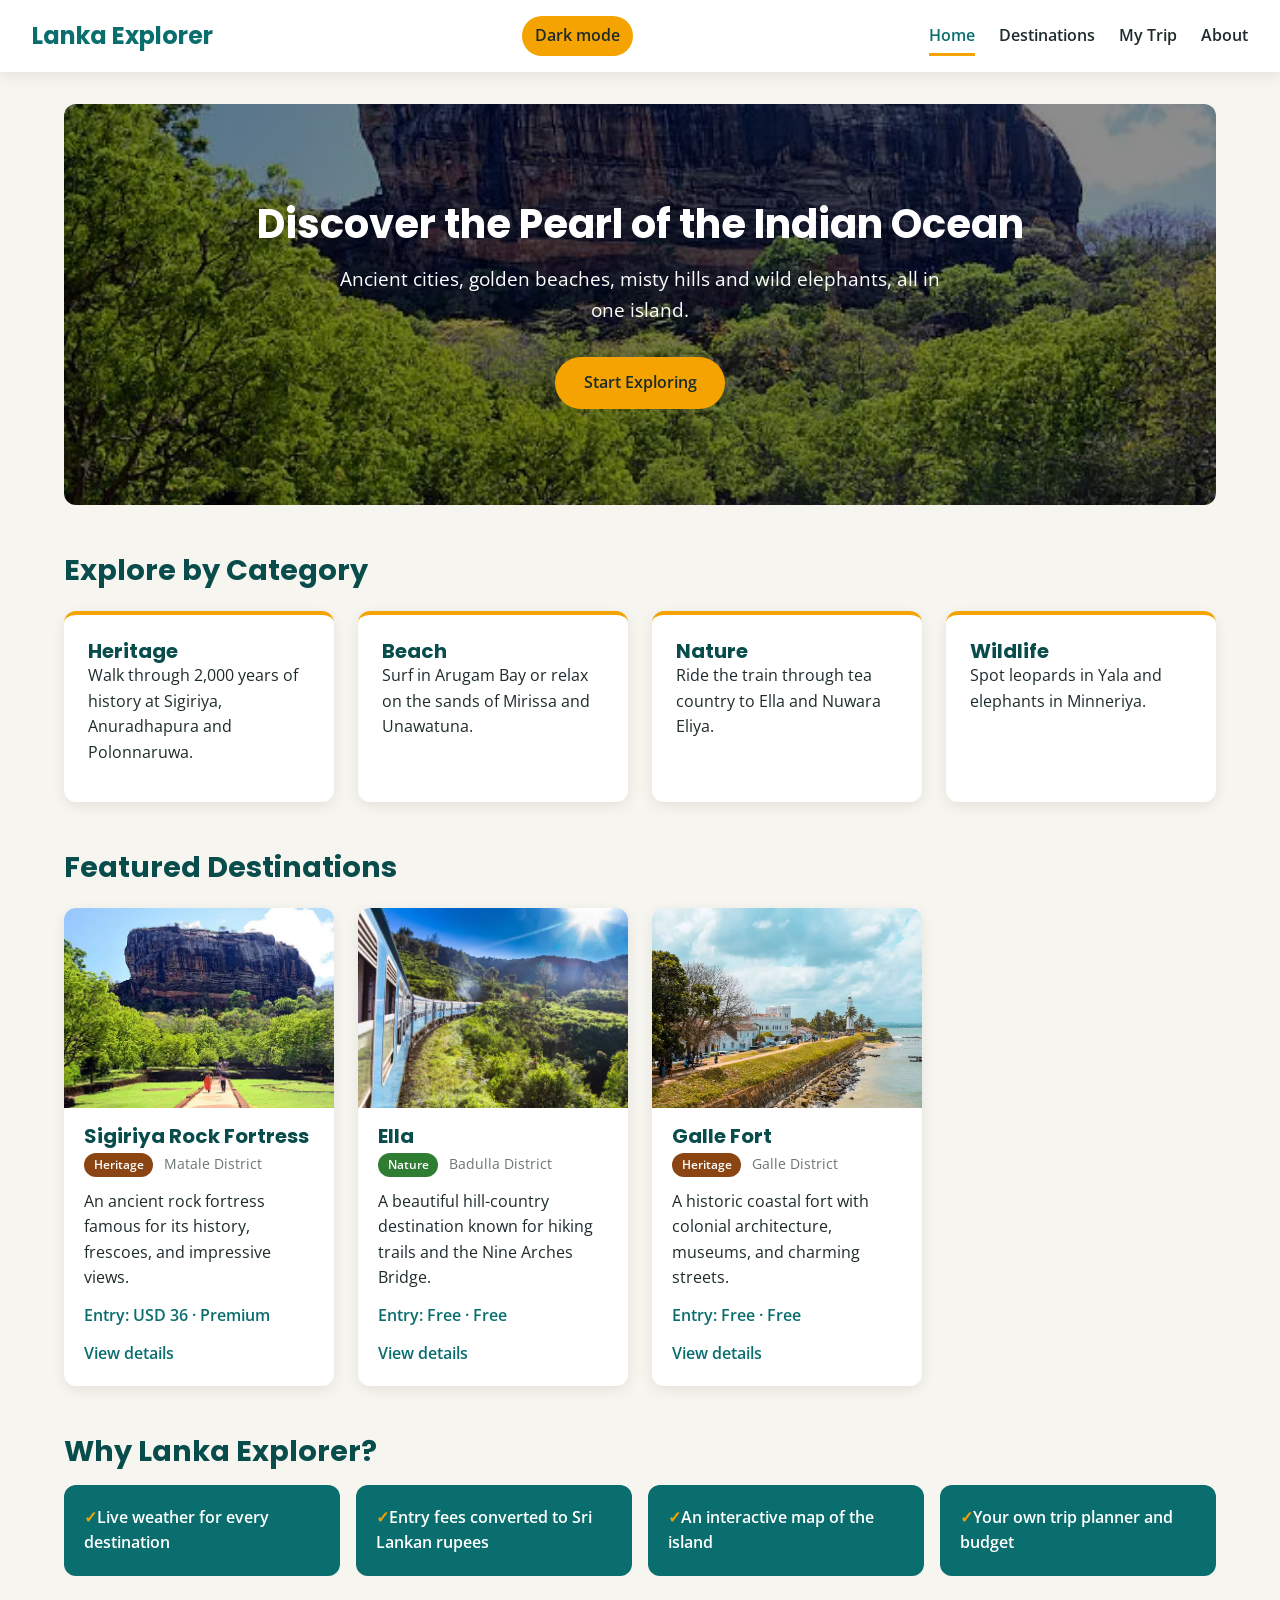
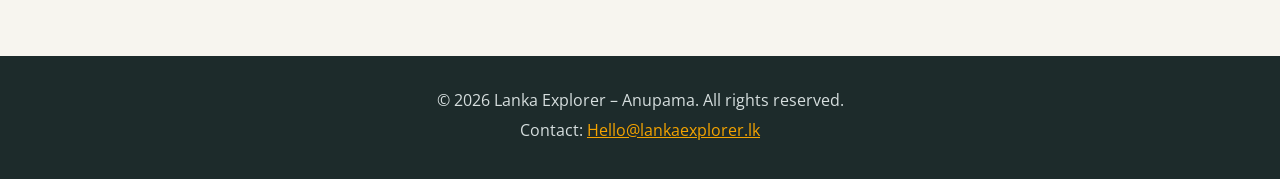
<file: index.html>
<!DOCTYPE html>
<html lang="en">
<head>
  <meta charset="UTF-8">
  <meta name="viewport" content="width=device-width, initial-scale=1.0">
  <meta name="description" content="Lanka Explorer helps travellers discover and plan trips around Sri Lanka.">
  <title>Lanka Explorer | Home</title>
   <!-- Google Fonts -->
    <link rel="preconnect" href="https://fonts.googleapis.com">
    <link rel="preconnect" href="https://fonts.gstatic.com" crossorigin>
    <link href="https://fonts.googleapis.com/css2?family=Open+Sans:wght@400;600&family=Poppins:wght@600;700&display=swap" rel="stylesheet">

   <!-- Main stylesheet -->
    <link rel="stylesheet" href="css/style.css">
</head>
<body>

  <header>
    <a href="index.html" class="logo">Lanka Explorer</a>
    <button class="menu-toggle" type="button"
            aria-label="Open menu" aria-expanded="false">&#9776;</button>
    <button id="theme-toggle" type="button" class="theme-toggle">Dark mode</button>
    <nav>
      <ul>
        <li><a href="index.html" class="active">Home</a></li>
        <li><a href="destinations.html">Destinations</a></li>
        <li><a href="trip.html">My Trip</a></li>
        <li><a href="about.html">About</a></li>
      </ul>
    </nav>
  </header>

  <main>
    <!-- Hero banner -->
    <section id="hero">
      <h1>Discover the Pearl of the Indian Ocean</h1>
      <p>Ancient cities, golden beaches, misty hills and wild elephants, all in one island.</p>
      <a href="destinations.html" class="btn">Start Exploring</a>
    </section>

    <!-- Category highlights -->
    <section id="categories">
      <h2>Explore by Category</h2>
      <article>
        <h3>Heritage</h3>
        <p>Walk through 2,000 years of history at Sigiriya, Anuradhapura and Polonnaruwa.</p>
      </article>
      <article>
        <h3>Beach</h3>
        <p>Surf in Arugam Bay or relax on the sands of Mirissa and Unawatuna.</p>
      </article>
      <article>
        <h3>Nature</h3>
        <p>Ride the train through tea country to Ella and Nuwara Eliya.</p>
      </article>
      <article>
        <h3>Wildlife</h3>
        <p>Spot leopards in Yala and elephants in Minneriya.</p>
      </article>
    </section>

    <!-- Featured destinations (will be generated by JavaScript in Week 03) -->
    <section id="featured">
      <h2>Featured Destinations</h2>
      
    </section>

    <!-- Why travel with us -->
    <section id="why-us">
      <h2>Why Lanka Explorer?</h2>
      <ul>
        <li>Live weather for every destination</li>
        <li>Entry fees converted to Sri Lankan rupees</li>
        <li>An interactive map of the island</li>
        <li>Your own trip planner and budget</li>
      </ul>
    </section>
  </main>

  <footer>
    <p>&copy; 2026 Lanka Explorer – Anupama. All rights reserved.</p>
    <p>Contact: <a href="mailto:hello@lankaexplorer.lk">Hello@lankaexplorer.lk</a></p>
  </footer>

  <script src="js/app.js"></script>
</body>
</html>
</file>
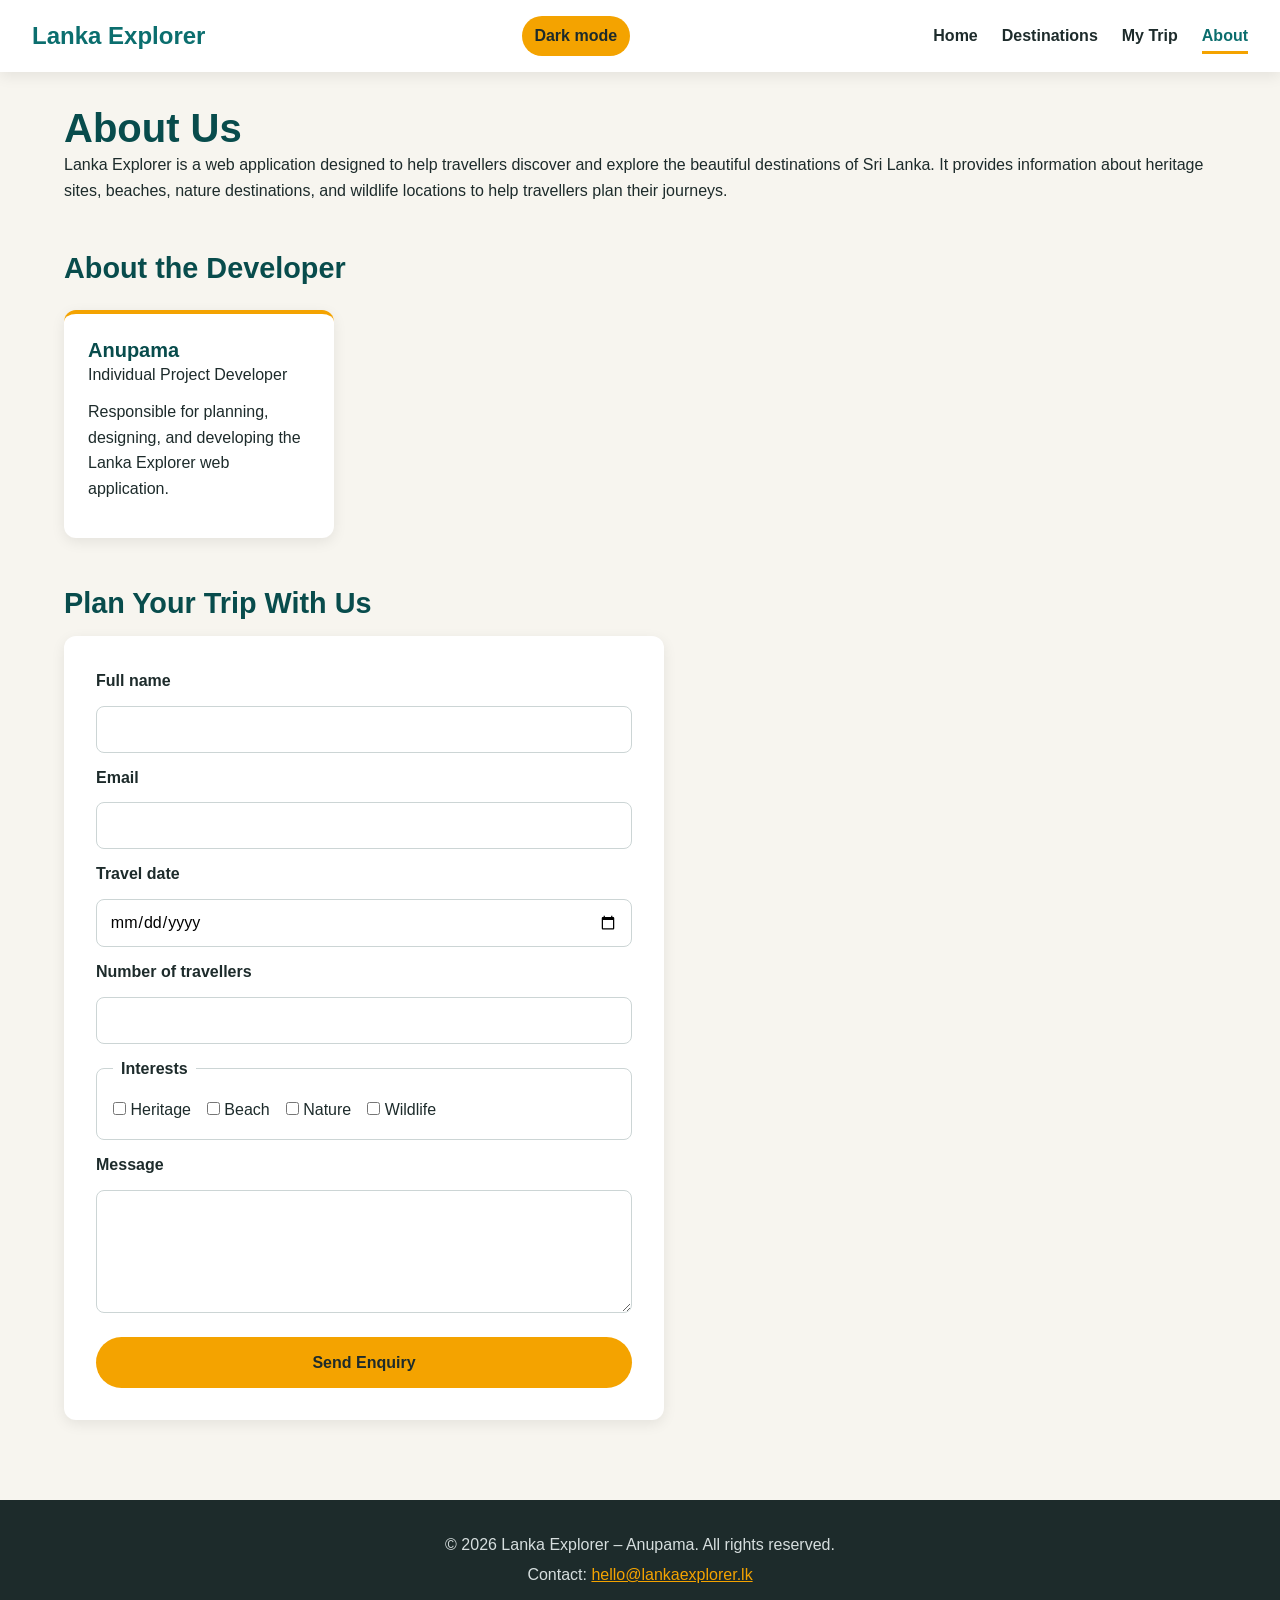
<file: about.html>
<!DOCTYPE html>
<html lang="en">
<head>
  <meta charset="UTF-8">
  <meta name="viewport" content="width=device-width, initial-scale=1.0">
  <meta name="description" content="Learn about Lanka Explorer and plan your Sri Lankan journey.">
  <title>Lanka Explorer | About</title>
  <link rel="stylesheet" href="css/style.css">
</head>
<body>

  <header>
    <a href="index.html" class="logo">Lanka Explorer</a>
    <button class="menu-toggle" type="button"
            aria-label="Open menu" aria-expanded="false">&#9776;</button>

    <button id="theme-toggle" type="button" class="theme-toggle">Dark mode</button>
    <nav>
      <ul>
        <li><a href="index.html">Home</a></li>
        <li><a href="destinations.html">Destinations</a></li>
        <li><a href="trip.html">My Trip</a></li>
        <li><a href="about.html" class="active">About</a></li>
      </ul>
    </nav>
  </header>

  <main>
    <section>
      <h1>About Us</h1>
      <p>
        Lanka Explorer is a web application designed to help travellers
        discover and explore the beautiful destinations of Sri Lanka.
        It provides information about heritage sites, beaches, nature
        destinations, and wildlife locations to help travellers plan their journeys.
      </p>
    </section>

    <section id="team">
      <h2>About the Developer</h2>

      <article>
        <h3>Anupama</h3>
        <p>Individual Project Developer</p>
    <p>
      Responsible for planning, designing, and developing
      the Lanka Explorer web application.
    </p>
      </article>
    </section>

    <section id="enquiry">
      <h2>Plan Your Trip With Us</h2>

      <form id="enquiry-form" novalidate>
        <label for="name">Full name</label>
        <input type="text" id="name" name="name" required>

        <label for="email">Email</label>
        <input type="email" id="email" name="email" required>

        <label for="date">Travel date</label>
        <input type="date" id="date" name="date">

        <label for="people">Number of travellers</label>
        <input type="number" id="people" name="people" min="1" max="20">

        <fieldset>
          <legend>Interests</legend>

          <label>
            <input type="checkbox" name="interest" value="Heritage">
            Heritage
          </label>

          <label>
            <input type="checkbox" name="interest" value="Beach">
            Beach
          </label>

          <label>
            <input type="checkbox" name="interest" value="Nature">
            Nature
          </label>

          <label>
            <input type="checkbox" name="interest" value="Wildlife">
            Wildlife
          </label>
        </fieldset>

        <label for="message">Message</label>
        <textarea id="message" name="message" rows="4"></textarea>
        <div id="form-message" role="status"></div>
        <button type="submit">Send Enquiry</button>
      </form>
    </section>
  </main>

  <footer>
    <p>&copy; 2026 Lanka Explorer – Anupama. All rights reserved.</p>
    <p>Contact: <a href="mailto:hello@lankaexplorer.lk">hello@lankaexplorer.lk</a></p>
  </footer>

  <script src="js/app.js"></script>
</body>
</html>
</file>
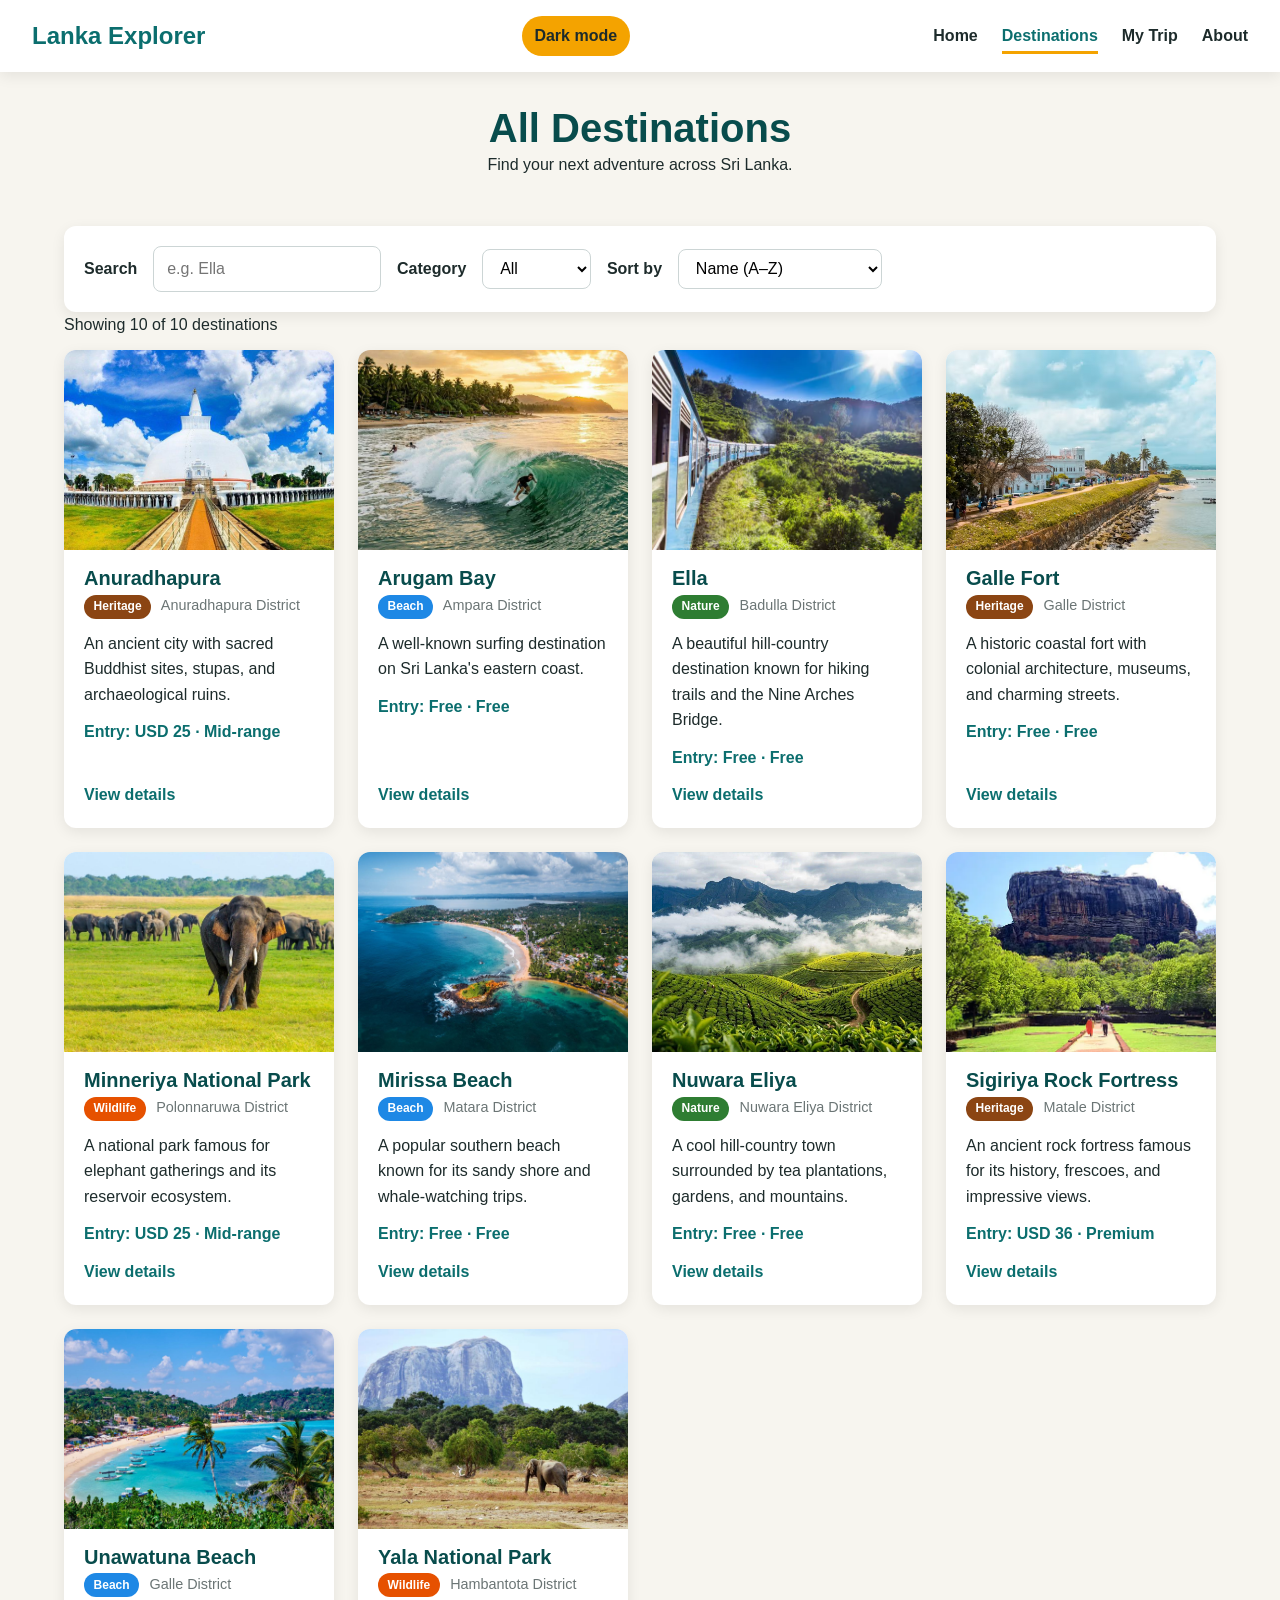
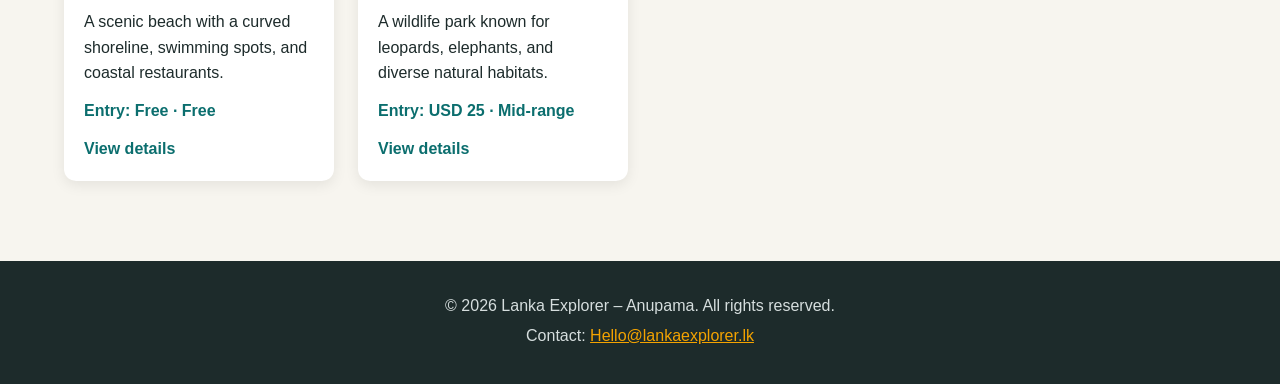
<file: destinations.html>
<!DOCTYPE html>
<html lang="en">
<head>
  <meta charset="UTF-8">
  <meta name="viewport" content="width=device-width, initial-scale=1.0">
  <meta name="description" content="Lanka Explorer helps travellers discover and plan trips around Sri Lanka.">
  <title>Lanka Explorer | Destinations</title>
  <link rel="stylesheet" href="css/style.css">
</head>
<body>

  <header>
    <a href="index.html" class="logo">Lanka Explorer</a>

    <button class="menu-toggle" type="button"
            aria-label="Open menu" aria-expanded="false">&#9776;</button>

    <button id="theme-toggle" type="button" class="theme-toggle">Dark mode</button>
    <nav>
      <ul>
        <li><a href="index.html">Home</a></li>
        <li><a href="destinations.html" class="active">Destinations</a></li>
        <li><a href="trip.html">My Trip</a></li>
        <li><a href="about.html">About</a></li>
      </ul>
    </nav>
  </header>

  <main>
    <section id="page-title">
      <h1>All Destinations</h1>
      <p>Find your next adventure across Sri Lanka.</p>
    </section>

    <div id="controls">
      <label for="search">Search</label>
      <input type="search" id="search" placeholder="e.g. Ella">

      <label for="category">Category</label>
      <select id="category">
        <option value="all">All</option>
        <option value="Heritage">Heritage</option>
        <option value="Beach">Beach</option>
        <option value="Nature">Nature</option>
        <option value="Wildlife">Wildlife</option>
      </select>

      <label for="sort">Sort by</label>
      <select id="sort">
        <option value="name">Name (A–Z)</option>
        <option value="fee-low">Entry fee (low to high)</option>
        <option value="fee-high">Entry fee (high to low)</option>
      </select>
    </div>

    <p id="result-count"></p>

    <section id="destination-list">
      <p class="no-results">Loading destinations...</p>
    </section>
  </main>

  <footer>
    <p>&copy; 2026 Lanka Explorer – Anupama. All rights reserved.</p>
    <p>Contact: <a href="mailto:hello@lankaexplorer.lk">Hello@lankaexplorer.lk</a></p>
  </footer>

  <script src="js/app.js"></script>
</body>
</html>
</file>
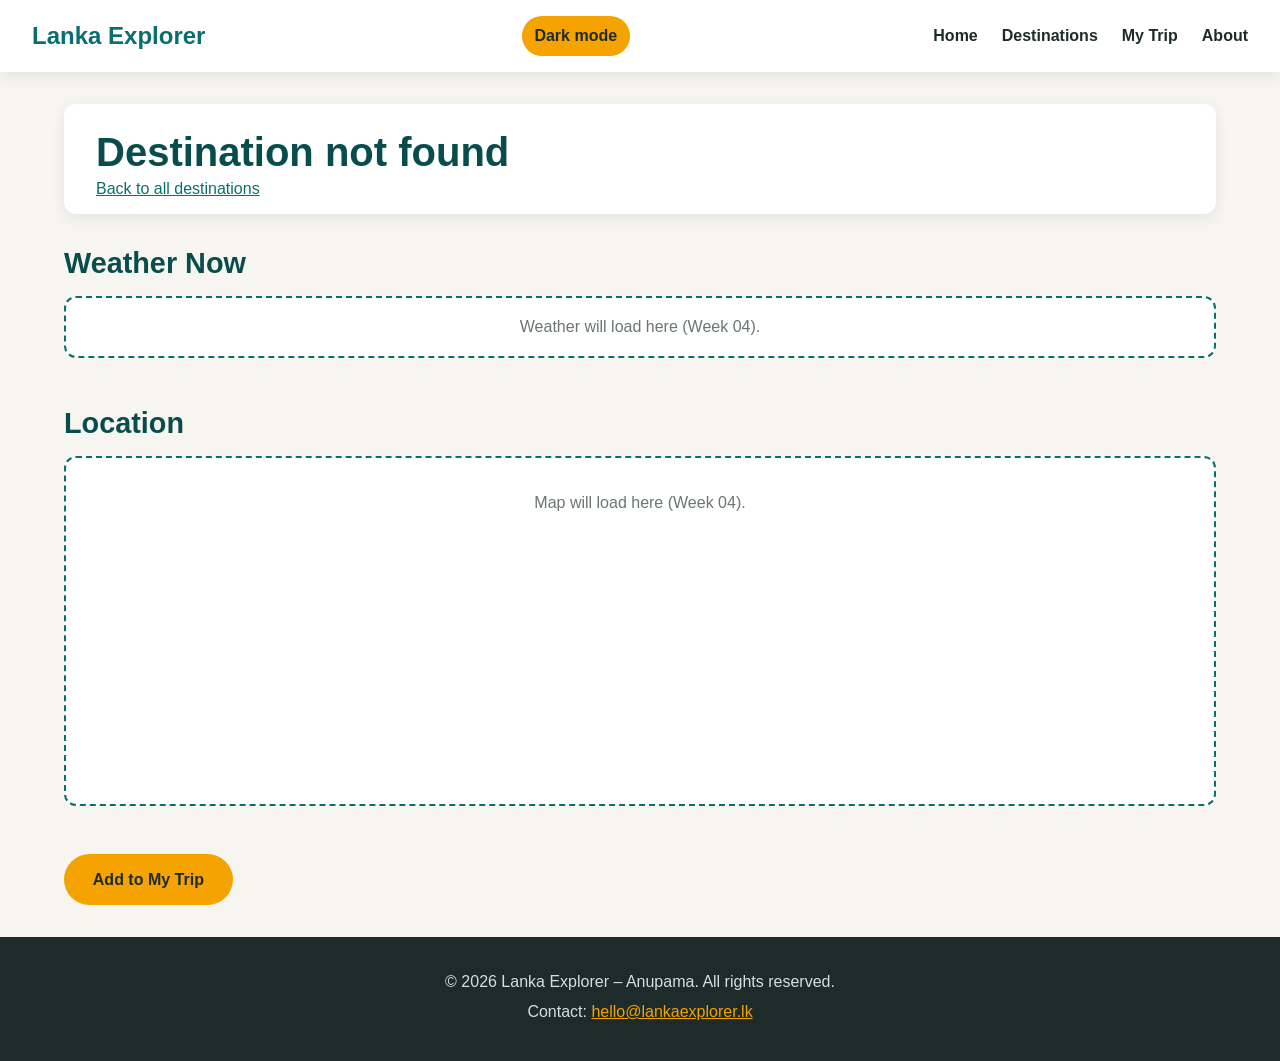
<file: details.html>
<!DOCTYPE html>
<html lang="en">
<head>
  <meta charset="UTF-8">
  <meta name="viewport" content="width=device-width, initial-scale=1.0">
  <meta name="description" content="Discover Sigiriya Rock Fortress with Lanka Explorer.">
  <title>Lanka Explorer | Destination Details</title>
  <link rel="stylesheet" href="css/style.css">
</head>
<body>

  <header>
    <a href="index.html" class="logo">Lanka Explorer</a>
   <button class="menu-toggle" type="button"
            aria-label="Open menu" aria-expanded="false">&#9776;</button>
    <button id="theme-toggle" type="button" class="theme-toggle">Dark mode</button>
    <nav>
      <ul>
        <li><a href="index.html">Home</a></li>
        <li><a href="destinations.html">Destinations</a></li>
        <li><a href="trip.html">My Trip</a></li>
        <li><a href="about.html">About</a></li>
      </ul>
    </nav>
  </header>

  <main>
   <article id="destination">
  <p class="no-results">Loading destination...</p>
</article>

    <section>
      <h2>Weather Now</h2>
      <div id="weather">
        Weather will load here (Week 04).
      </div>
    </section>

    <section>
      <h2>Location</h2>
      <div id="map">
        Map will load here (Week 04).
      </div>
    </section>

    <button id="add-to-trip" type="button">
      Add to My Trip
    </button>
  </main>

  <footer>
    <p>&copy; 2026 Lanka Explorer – Anupama. All rights reserved.</p>
    <p>
      Contact:
      <a href="mailto:hello@lankaexplorer.lk">
        hello@lankaexplorer.lk
      </a>
    </p>
  </footer>

  <script src="js/app.js"></script>
</body>
</html>
</file>
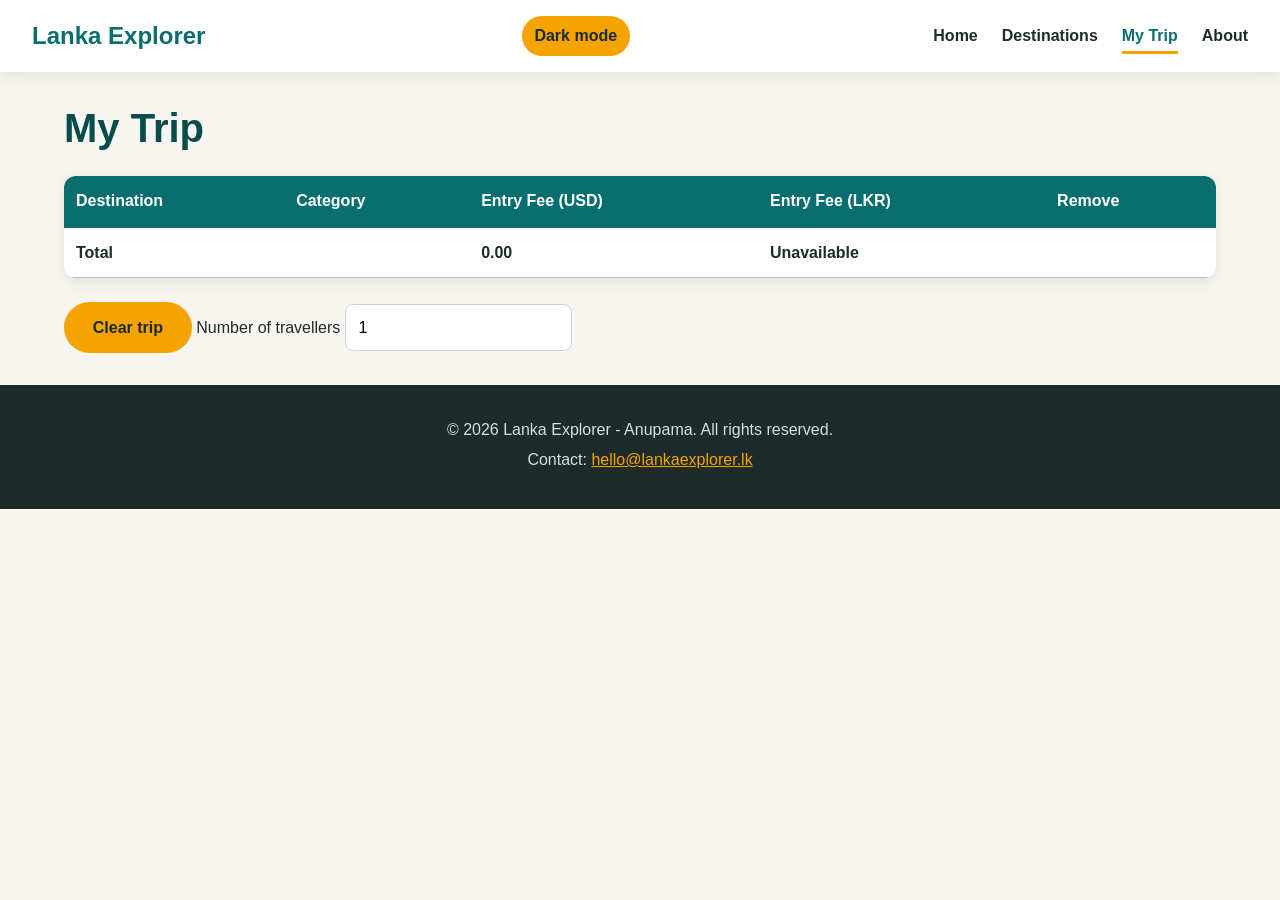
<file: trip.html>
<!DOCTYPE html>
<html lang="en">
<head>
  <meta charset="UTF-8">
  <meta name="viewport" content="width=device-width, initial-scale=1.0">
  <meta name="description" content="Plan your Sri Lankan journey with Lanka Explorer.">
  <title>Lanka Explorer | My Trip</title>
  <link rel="stylesheet" href="css/style.css">
</head>
<body>

  <header>
    <a href="index.html" class="logo">Lanka Explorer</a>
    <button class="menu-toggle" type="button"
            aria-label="Open menu" aria-expanded="false">&#9776;</button>

    <button id="theme-toggle" type="button" class="theme-toggle">Dark mode</button>
    <nav>
      <ul>
        <li><a href="index.html">Home</a></li>
        <li><a href="destinations.html">Destinations</a></li>
        <li><a href="trip.html" class="active">My Trip</a></li>
        <li><a href="about.html">About</a></li>
      </ul>
    </nav>
  </header>

  <main>
    <h1>My Trip</h1>

    <table id="trip-table">
      <thead>
        <tr>
          <th>Destination</th>
          <th>Category</th>
          <th>Entry Fee (USD)</th>
          <th>Entry Fee (LKR)</th>
          <th>Remove</th>
        </tr>
      </thead>

      <tbody>
        <!-- Rows will be added by JavaScript in Week 05 -->
      </tbody>

      <tfoot>
        <tr>
          <td colspan="2">Total</td>
          <td id="total-usd">0</td>
          <td id="total-lkr">0</td>
          <td></td>
        </tr>
      </tfoot>
    </table>
    <button id="clear-trip" type="button">Clear trip</button>

    <label for="travellers">Number of travellers</label>
    <input type="number" id="travellers" min="1" value="1">

  </main>

  <footer>
    <p>&copy; 2026 Lanka Explorer - Anupama. All rights reserved.</p>
    <p>Contact: <a href="mailto:hello@lankaexplorer.lk">hello@lankaexplorer.lk</a></p>
  </footer>

  <script src="js/app.js"></script>
</body>
</html>
</file>
<file: css/style.css>
/* ===== 1. THEME VARIABLES ===== */
:root {
  --primary: #0b6e6e;       /* ocean teal */
  --primary-dark: #084c4c;
  --accent: #f4a300;        /* saffron gold */
  --dark: #1d2b2b;
  --light: #f7f5ef;         /* sand */
  --white: #ffffff;
  --grey: #6b7575;
  --radius: 12px;
  --shadow: 0 4px 14px rgba(0, 0, 0, 0.08);
  --max-width: 1200px;
}

/* ===== 2. RESET ===== */
*,
*::before,
*::after {
  box-sizing: border-box;
  margin: 0;
  padding: 0;
}

/* ===== 3. BASE STYLES ===== */
html {
  scroll-behavior: smooth;
}

body {
  font-family: 'Open Sans', sans-serif;
  color: var(--dark);
  background: var(--light);
  line-height: 1.6;
}

h1, h2, h3 {
  font-family: 'Poppins', sans-serif;
  color: var(--primary-dark);
  line-height: 1.2;
}

h1 { font-size: 2.5rem; }
h2 { font-size: 1.8rem; margin-bottom: 1rem; }
h3 { font-size: 1.25rem; }

p { margin-bottom: 0.75rem; }

a { color: var(--primary); }

img {
  max-width: 100%;
  display: block;
}

main {
  max-width: var(--max-width);
  margin: 0 auto;
  padding: 2rem 1.5rem;
}

section {
  margin-bottom: 3rem;
}
/* ===== 4. HEADER & NAVIGATION ===== */
header {
  display: flex;
  justify-content: space-between;
  align-items: center;
  padding: 1rem 2rem;
  background: var(--white);
  box-shadow: var(--shadow);
  position: sticky;
  top: 0;
  z-index: 100;
}

.logo {
  font-family: 'Poppins', sans-serif;
  font-size: 1.5rem;
  font-weight: 700;
  color: var(--primary);
  text-decoration: none;
}

nav ul {
  list-style: none;
  display: flex;
  gap: 1.5rem;
}

nav a {
  color: var(--dark);
  font-weight: 600;
  text-decoration: none;
  padding: 0.4rem 0;
  border-bottom: 3px solid transparent;
}

nav a:hover,
nav a.active {
  color: var(--primary);
  border-bottom-color: var(--accent);
}

.menu-toggle {
  display: none;   /* hidden on large screens; shown in Task 6 */
}
/* ===== 5. HERO & BUTTONS ===== */
#hero {
    background:
        linear-gradient(rgba(0, 0, 0, 0.45), rgba(0, 0, 0, 0.45)),
        url('../images/sigiriya.jpg') center / cover no-repeat;
    color: var(--white);
    text-align: center;
    padding: 6rem 1.5rem;
    border-radius: var(--radius);
}

#hero h1 {
    color: var(--white);
    margin-bottom: 1rem;
}

#hero p {
    font-size: 1.2rem;
    max-width: 600px;
    margin: 0 auto 2rem;
}

.btn,
button {
    display: inline-block;
    background: var(--accent);
    color: var(--dark);
    padding: 0.8rem 1.8rem;
    border: none;
    border-radius: 50px;
    font: inherit;
    font-weight: 600;
    text-decoration: none;
    cursor: pointer;
}

/* ===== 6. WHY US ===== */
#why-us ul {
    list-style: none;
    display: grid;
    grid-template-columns: repeat(auto-fit, minmax(220px, 1fr));
    gap: 1rem;
}

#why-us li {
    background: var(--primary);
    color: var(--white);
    padding: 1.25rem;
    border-radius: var(--radius);
    font-weight: 600;
}

#why-us li::before {
    content: "\2713 ";
    color: var(--accent);
}
/* ===== 7. CARD GRIDS ===== */
#categories,
#featured,
#destination-list,
#team {
  display: grid;
  grid-template-columns: repeat(auto-fit, minmax(250px, 1fr));
  gap: 1.5rem;
}

/* Headings inside a grid section span the full width */
#categories h2,
#featured h2,
#team h2 {
  grid-column: 1 / -1;
  margin-bottom: 0;
}

/* ===== 8. CARDS ===== */
.card,
#categories article,
#team article {
  background: var(--white);
  border-radius: var(--radius);
  box-shadow: var(--shadow);
  overflow: hidden;
}

#categories article,
#team article {
  padding: 1.5rem;
  border-top: 4px solid var(--accent);
}

.card {
  display: flex;
  flex-direction: column;
}

.card img {
  width: 100%;
  height: 200px;
  object-fit: cover;
}

.card > *:not(img) {
  padding-inline: 1.25rem;
}

.card h3 {
  padding-top: 1rem;
  margin-bottom: 0.25rem;
}

.meta {
  color: var(--grey);
  font-size: 0.9rem;
}

.fee {
  color: var(--primary);
  font-weight: 600;
}

.card a {
  margin-top: auto;          /* pushes the link to the bottom */
  padding-bottom: 1.25rem;
  font-weight: 600;
  text-decoration: none;
}
/* ===== 9. FORM FIELDS & SEARCH CONTROLS ===== */
input,
select,
textarea {
  font: inherit;
  padding: 0.6rem 0.8rem;
  border: 1px solid #ccd5d5;
  border-radius: 8px;
  background: var(--white);
}

input:focus,
select:focus,
textarea:focus {
  outline: 2px solid var(--primary);
  border-color: var(--primary);
}

#page-title {
  text-align: center;
}

#controls {
  display: flex;
  flex-wrap: wrap;
  align-items: center;
  gap: 1rem;
  background: var(--white);
  padding: 1.25rem;
  border-radius: var(--radius);
  box-shadow: var(--shadow);
}

#controls label {
  font-weight: 600;
}


/* ===== 10. DETAILS PAGE ===== */
#destination {
  background: var(--white);
  border-radius: var(--radius);
  box-shadow: var(--shadow);
  overflow: hidden;
  margin-bottom: 2rem;
}

#destination img {
  width: 100%;
  height: 400px;
  object-fit: cover;
}

#destination > *:not(img) {
  padding-inline: 2rem;
}

#destination h1 {
  padding-top: 1.5rem;
}

#destination ul {
  list-style: none;
  padding-bottom: 1.5rem;
}

#destination li {
  padding: 0.5rem 0;
  border-bottom: 1px solid #eeeeee;
}

/* Placeholders that JavaScript will fill in Week 04 */
#weather,
#map {
  background: var(--white);
  border: 2px dashed var(--primary);
  border-radius: var(--radius);
  padding: 2rem;
  text-align: center;
  color: var(--grey);
}

#map {
  height: 350px;   /* the map library needs a fixed height */
}
/* ===== 11. TRIP TABLE ===== */
#trip-table {
  width: 100%;
  border-collapse: collapse;
  background: var(--white);
  border-radius: var(--radius);
  box-shadow: var(--shadow);
  overflow: hidden;
  margin: 1.5rem 0;
}

#trip-table th,
#trip-table td {
  padding: 0.9rem 1rem;
  text-align: left;
}

#trip-table thead {
  background: var(--primary);
  color: var(--white);
}

#trip-table tbody tr:nth-child(even) {
  background: var(--light);
}

#trip-table tfoot {
  font-weight: 700;
  border-top: 2px solid var(--primary);
}
/* ===== 12. ENQUIRY FORM ===== */
#enquiry-form {
  display: grid;
  gap: 0.75rem;
  max-width: 600px;
  background: var(--white);
  padding: 2rem;
  border-radius: var(--radius);
  box-shadow: var(--shadow);
}

#enquiry-form label {
  font-weight: 600;
}

#enquiry-form fieldset {
  display: flex;
  flex-wrap: wrap;
  gap: 1rem;
  border: 1px solid #ccd5d5;
  border-radius: 8px;
  padding: 1rem;
}

#enquiry-form fieldset label {
  font-weight: 400;
}

legend {
  font-weight: 600;
  padding: 0 0.5rem;
}

/* ===== 13. FOOTER ===== */
footer {
  background: var(--dark);
  color: #d6dede;
  text-align: center;
  padding: 2rem 1rem;
}

footer p {
  margin-bottom: 0.25rem;
}

footer a {
  color: var(--accent);
}
/* ===== 13b. HOVER EFFECTS & TRANSITIONS ===== */
.card,
#categories article,
#team article {
  transition: transform 0.3s ease, box-shadow 0.3s ease;
}

.card:hover,
#categories article:hover,
#team article:hover {
  transform: translateY(-6px);
  box-shadow: 0 10px 24px rgba(0, 0, 0, 0.15);
}

.card img {
  transition: transform 0.4s ease;
}

.card:hover img {
  transform: scale(1.05);   /* gentle zoom; overflow: hidden keeps it inside the card */
}

.btn,
button {
  transition: background 0.3s ease, color 0.3s ease;
}

.btn:hover,
button:hover {
  background: var(--primary);
  color: var(--white);
}

nav a {
  transition: color 0.2s ease, border-color 0.2s ease;
}
.form-error,
.form-success {
  padding: 1rem;
  border-radius: 8px;
}

.form-error {
  background: #fdecea;
  color: #c62828;
}

.form-error ul {
  padding-left: 1.25rem;
}

.form-success {
  background: #e8f5e9;
  color: #2e7d32;
}
/* ===== 14. RESPONSIVE: TABLETS & PHONES ===== */
@media (max-width: 768px) {
  header {
    flex-wrap: wrap;
    padding: 1rem;
  }

  .menu-toggle {
    display: block;
    background: none;
    color: var(--primary);
    font-size: 1.8rem;
    padding: 0.25rem 0.5rem;
  }

  .menu-toggle:hover {
    background: none;
    color: var(--primary-dark);
  }

  nav {
    display: none;
    width: 100%;
  }

  nav.open {
    display: block;
  }

  nav ul {
    flex-direction: column;
    gap: 0;
    padding-top: 1rem;
  }

  nav a {
    display: block;
    padding: 0.75rem 0;
    border-bottom: 1px solid #eeeeee;
  }

  h1 { font-size: 2rem; }
  h2 { font-size: 1.5rem; }

  #hero {
    padding: 4rem 1rem;
  }

  #destination img {
    height: 250px;
  }

  #destination > *:not(img) {
    padding-inline: 1.25rem;
  }

  #controls {
    flex-direction: column;
    align-items: stretch;
  }

  #trip-table {
    display: block;
    overflow-x: auto;   /* table scrolls sideways instead of breaking the page */
  }
}

/* ===== 15. RESPONSIVE: SMALL PHONES ===== */
@media (max-width: 480px) {
  h1 { font-size: 1.6rem; }

  main {
    padding: 1.5rem 1rem;
  }

  #trip-table th,
  #trip-table td {
    padding: 0.6rem 0.5rem;
    font-size: 0.9rem;
  }
}
/* ===== 13c. BADGES & MESSAGES ===== */
.badge {
  display: inline-block;
  padding: 0.15rem 0.6rem;
  border-radius: 50px;
  font-size: 0.75rem;
  font-weight: 600;
  color: var(--white);
  margin-right: 0.4rem;
}

.badge-heritage { background: #8b4513; }
.badge-beach    { background: #1e88e5; }
.badge-nature   { background: #2e7d32; }
.badge-wildlife { background: #e65100; }
.badge-other    { background: var(--grey); }

.no-results,
.error {
  grid-column: 1 / -1;
  text-align: center;
  padding: 2rem;
  color: var(--grey);
}

.error {
  color: #c62828;
}

/* Week 04/05: API status, trip controls, and persisted dark theme */
.theme-toggle { padding:.45rem .8rem; margin-left:.8rem; }
#map iframe { border-radius: var(--radius); }
#weather { padding:1rem; background:var(--white); border-radius:var(--radius); }
#add-to-trip.added { background:var(--primary-dark); color:var(--white); }
#trip-table { width:100%; border-collapse:collapse; margin:1.5rem 0; }
#trip-table th,#trip-table td { padding:.75rem; border-bottom:1px solid #bbb; text-align:left; }
body.dark-mode { --primary:#66c9c1; --primary-dark:#9be4dc; --dark:#edf3f2; --light:#172222; --white:#243333; --grey:#b8c5c4; }
body.dark-mode header, body.dark-mode .card, body.dark-mode #categories article,
body.dark-mode #team article, body.dark-mode #weather { background:var(--white); }
body.dark-mode nav a { color:var(--dark); }
body.dark-mode #trip-table th, body.dark-mode #trip-table td { border-color:#526363; }
@media (max-width:600px) { header { padding: .8rem; flex-wrap:wrap; } .theme-toggle { margin-left:auto; } }
</file>
